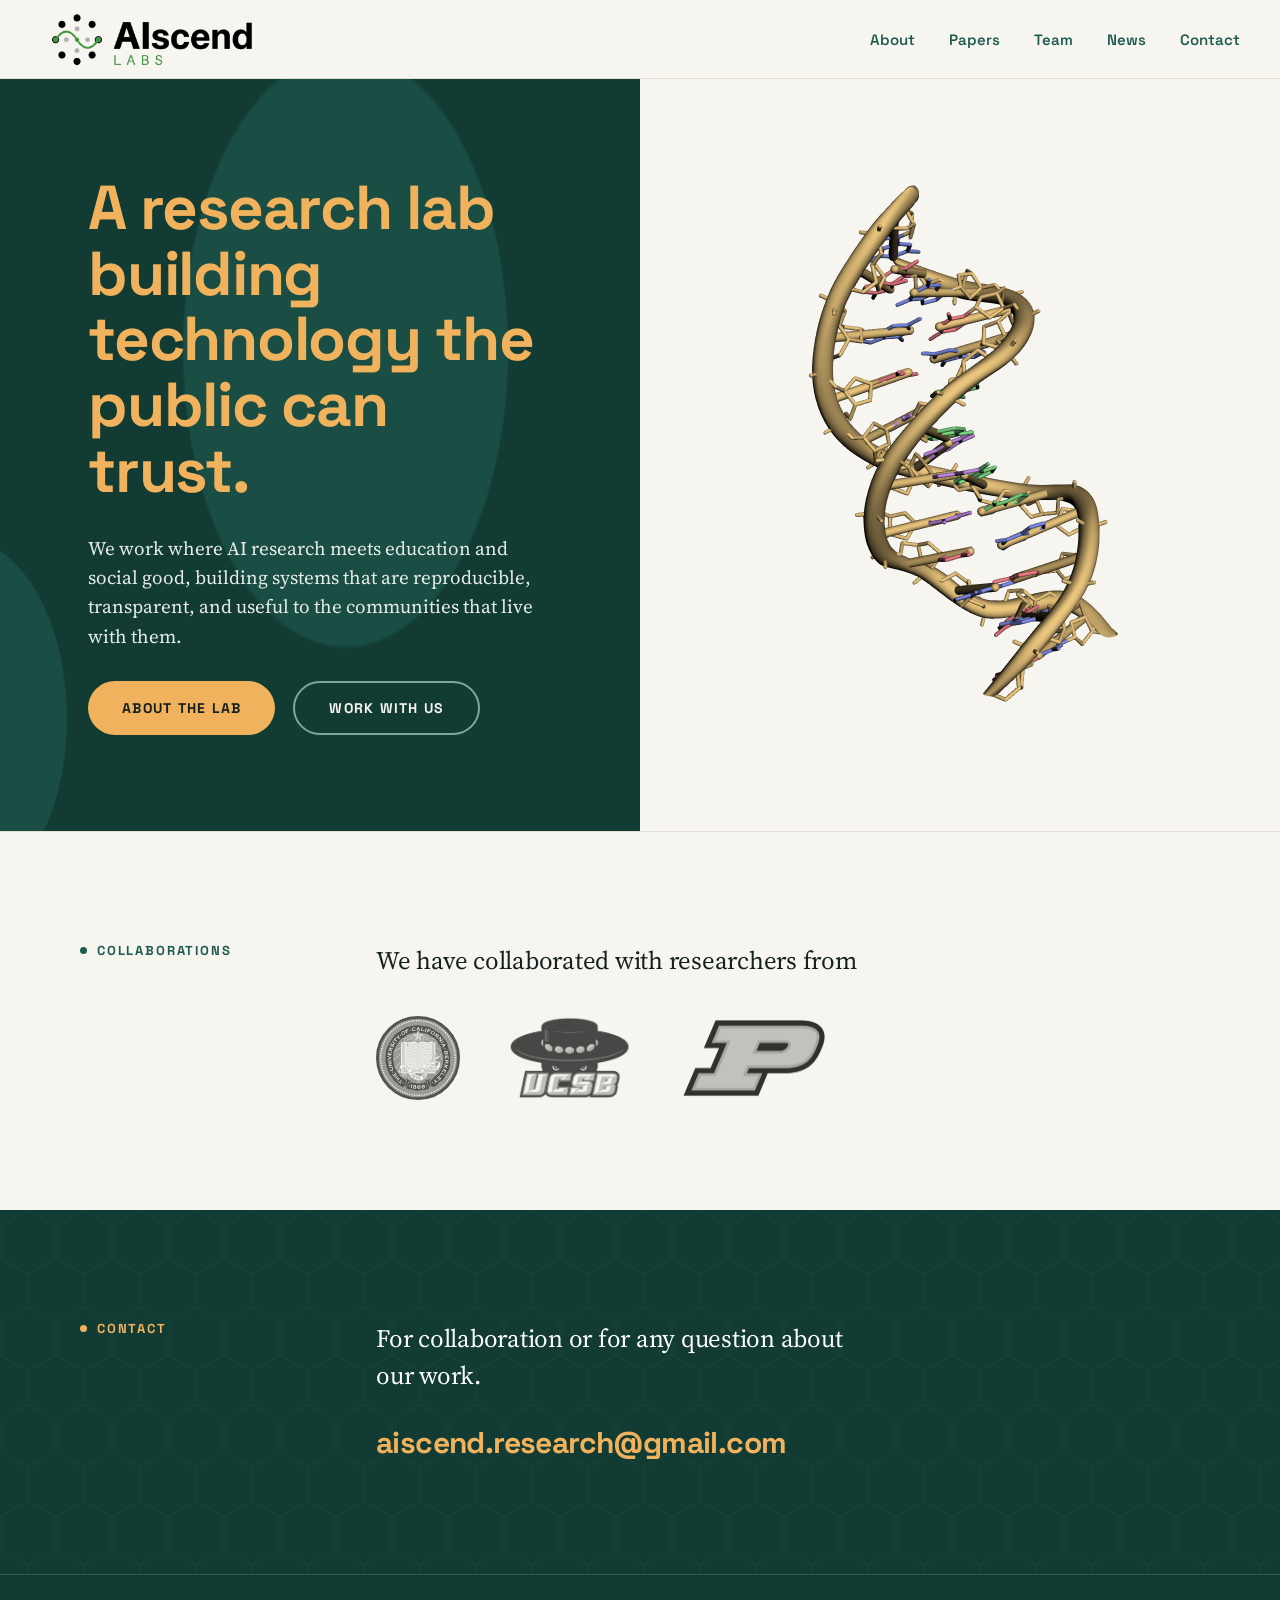
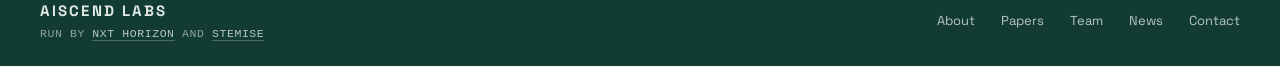
<file: index.html>
<!DOCTYPE html>
<html lang="en">
<head>
<meta charset="utf-8" />
<meta name="viewport" content="width=device-width, initial-scale=1" />
<title>AIscend Labs | AI Social Change &amp; Empowerment through Next-gen Development</title>
<meta name="description" content="AIscend Labs advances responsible AI for social empowerment, bridging AI research with education and social good." />
<link rel="icon" type="image/png" href="favicon.png" />
<link rel="apple-touch-icon" href="favicon.png" />
<link rel="preconnect" href="https://fonts.googleapis.com" />
<link rel="preconnect" href="https://fonts.gstatic.com" crossorigin />
<link href="https://fonts.googleapis.com/css2?family=Space+Grotesk:wght@400;500;600;700&family=Source+Serif+4:ital,opsz,wght@0,8..60,400;0,8..60,600;1,8..60,400&display=swap" rel="stylesheet" />
<link rel="stylesheet" href="styles.css?v=9" />
</head>
<body id="top">

<header class="site-header">
  <a class="brand" href="index.html">
    <img class="logo" src="logo.png" alt="AIscend Labs" />
  </a>
  <nav class="site-nav">
    <a href="about.html">About</a>
    <a href="papers.html">Papers</a>
    <a href="team.html">Team</a>
    <a href="news.html">News</a>
    <a href="#contact">Contact</a>
  </nav>
</header>

<section class="hero">
  <div class="hero-panel">
    <div class="blobs" aria-hidden="true"></div>
    <h1>A research lab building technology the public can trust.</h1>
    <p>
      We work where AI research meets education and social good, building systems that are
      reproducible, transparent, and useful to the communities that live with them.
    </p>
    <div class="actions">
      <a href="about.html" class="btn btn-solid">About the lab</a>
      <a href="#contact" class="btn btn-ghost">Work with us</a>
    </div>
  </div>

  <div class="hero-media hero-media-dna" aria-hidden="true">
    <div id="dna-viewer"></div>
  </div>
</section>

<script src="assets/3Dmol-min.js" defer></script>
<script src="dna.js" defer></script>

<!-- ---------- collaborations ---------- -->
<section class="section" id="collaborations">
  <div class="wrap split">
    <div class="col-label"><span class="eyebrow">Collaborations</span></div>
    <div class="col-body">
      <p class="lede">We have collaborated with researchers from</p>
      <div class="collab-logos">
        <img src="assets/collab/uc-berkeley.svg" alt="UC Berkeley" />
        <img src="assets/collab/uc-santa-barbara.png" alt="UC Santa Barbara" />
        <img src="assets/collab/purdue.png" alt="Purdue University" />
      </div>
    </div>
  </div>
</section>

<!-- ---------- contact ---------- -->
<section class="section section-dark" id="contact">
  <div class="wrap split">
    <div class="col-label"><span class="eyebrow eyebrow-light">Contact</span></div>
    <div class="col-body">
      <p class="lede">For collaboration or for any question about our work.</p>
      <a class="mailto" href="mailto:aiscend.research@gmail.com">aiscend.research@gmail.com</a>
    </div>
  </div>
</section>

<footer class="site-footer">
  <div class="footer-text">
    <span>AIscend Labs</span>
    <span class="footer-runby">Run by
      <a href="https://nxthorizon.org/" target="_blank" rel="noopener">NXT Horizon</a> and
      <a href="https://www.stemise.org/" target="_blank" rel="noopener">STEMise</a>
    </span>
  </div>
  <nav class="footer-nav">
    <a href="about.html">About</a>
    <a href="papers.html">Papers</a>
    <a href="team.html">Team</a>
    <a href="news.html">News</a>
    <a href="mailto:aiscend.research@gmail.com">Contact</a>
  </nav>
</footer>

</body>
</html>
</file>
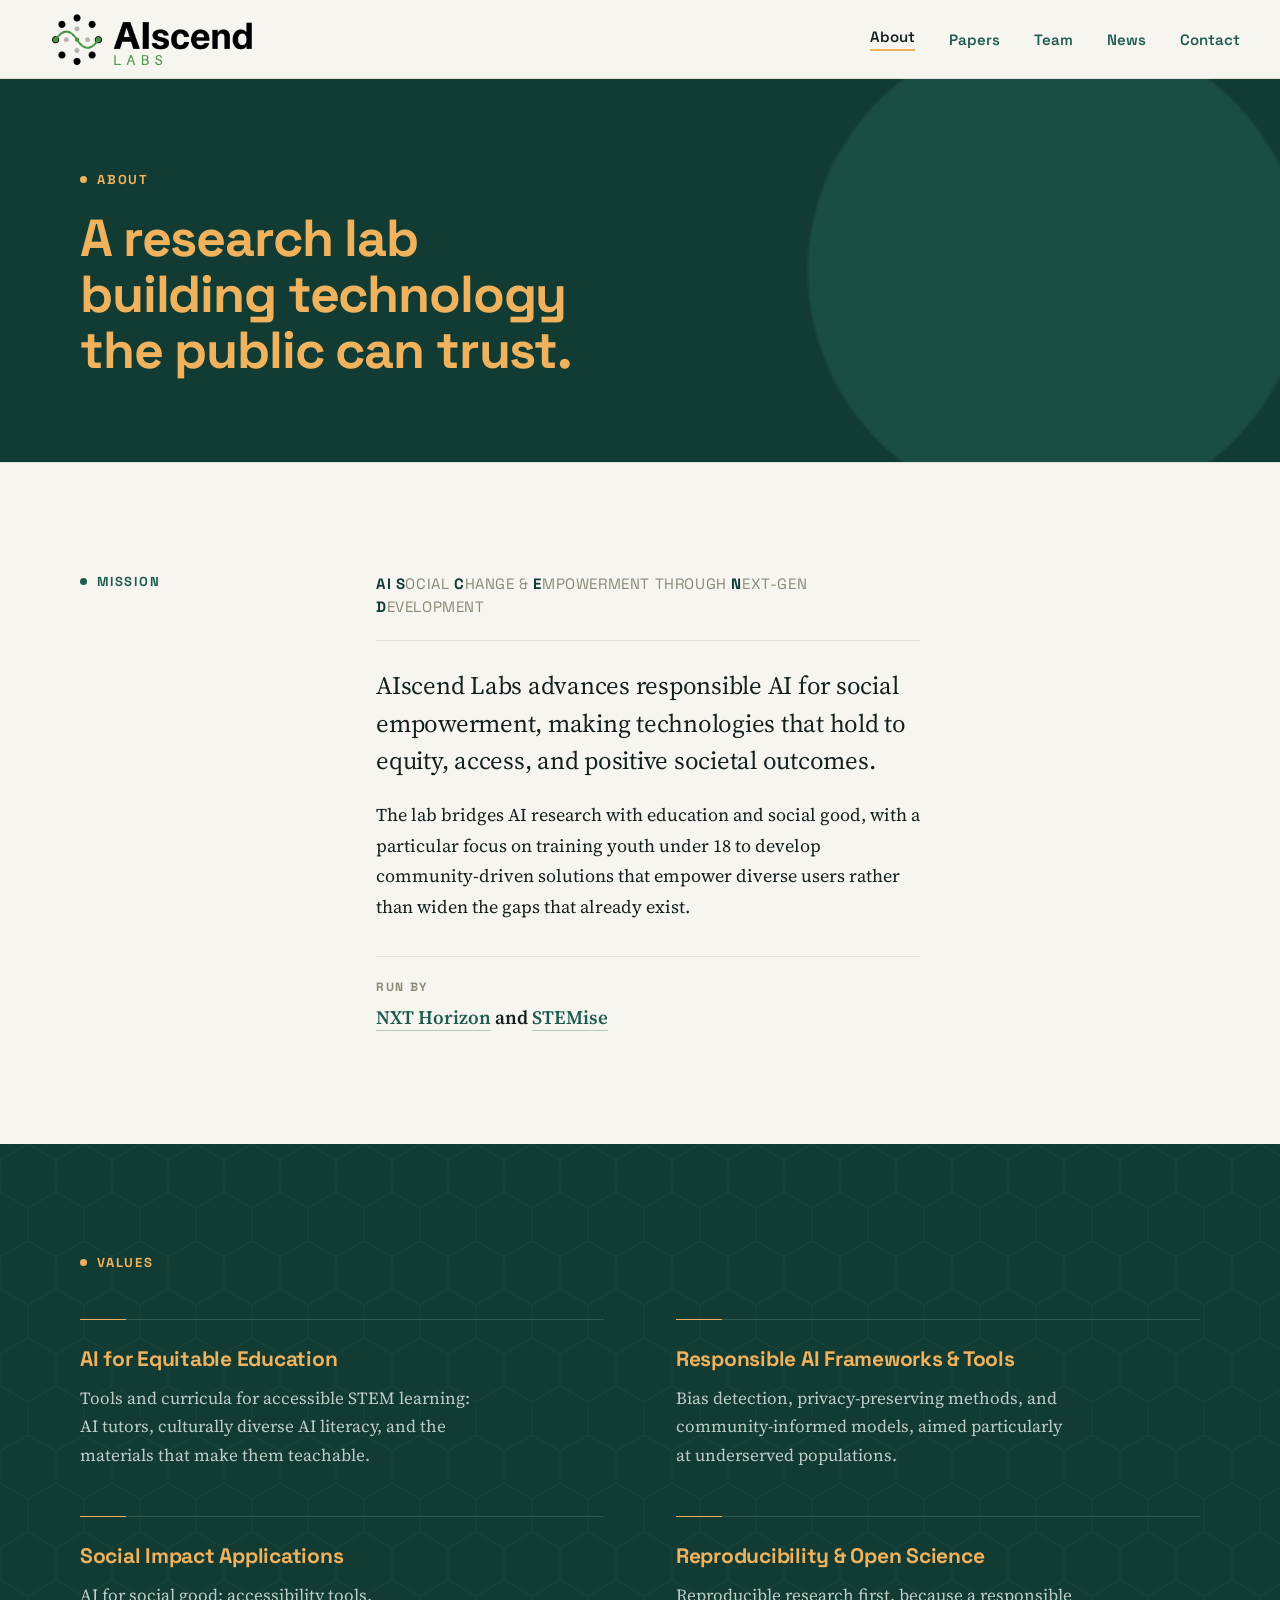
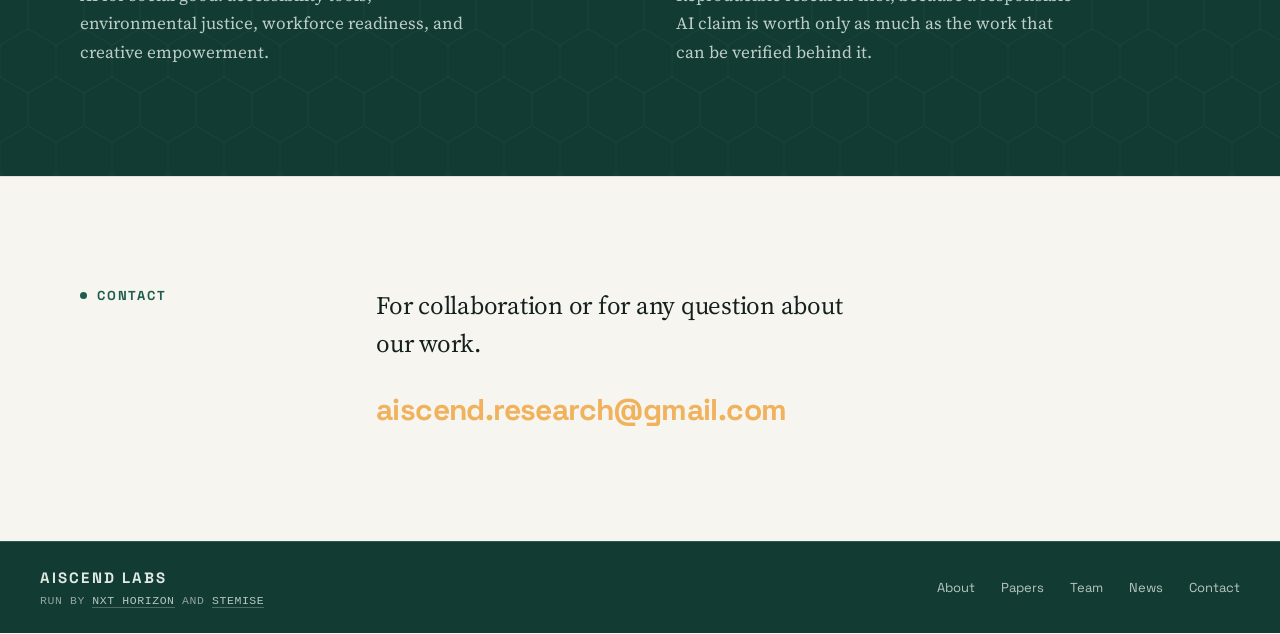
<file: about.html>
<!DOCTYPE html>
<html lang="en">
<head>
<meta charset="utf-8" />
<meta name="viewport" content="width=device-width, initial-scale=1" />
<title>About | AIscend Labs</title>
<meta name="description" content="AIscend Labs advances responsible AI for social empowerment, bridging AI research with education and social good." />
<link rel="icon" type="image/png" href="favicon.png" />
<link rel="apple-touch-icon" href="favicon.png" />
<link rel="preconnect" href="https://fonts.googleapis.com" />
<link rel="preconnect" href="https://fonts.gstatic.com" crossorigin />
<link href="https://fonts.googleapis.com/css2?family=Space+Grotesk:wght@400;500;600;700&family=Source+Serif+4:ital,opsz,wght@0,8..60,400;0,8..60,600;1,8..60,400&display=swap" rel="stylesheet" />
<link rel="stylesheet" href="styles.css?v=9" />
</head>
<body id="top">

<header class="site-header">
  <a class="brand" href="index.html">
    <img class="logo" src="logo.png" alt="AIscend Labs" />
  </a>
  <nav class="site-nav">
    <a href="about.html" class="active">About</a>
    <a href="papers.html">Papers</a>
    <a href="team.html">Team</a>
    <a href="news.html">News</a>
    <a href="#contact">Contact</a>
  </nav>
</header>

<section class="page-hero">
  <div class="wrap">
    <span class="eyebrow eyebrow-light">About</span>
    <h1>A research lab building technology the public can trust.</h1>
  </div>
</section>

<!-- ---------- mission ---------- -->
<section class="section" id="mission">
  <div class="wrap split">
    <div class="col-label"><span class="eyebrow">Mission</span></div>
    <div class="col-body">
      <p class="acronym">
        <b>AI</b>
        <b>S</b>ocial <b>C</b>hange &amp; <b>E</b>mpowerment through <b>N</b>ext-gen <b>D</b>evelopment
      </p>
      <p class="lede">
        AIscend Labs advances responsible AI for social empowerment, making technologies
        that hold to equity, access, and positive societal outcomes.
      </p>
      <p>
        The lab bridges AI research with education and social good, with a particular
        focus on training youth under 18 to develop community-driven solutions that
        empower diverse users rather than widen the gaps that already exist.
      </p>

      <div class="runby">
        <span class="runby-label">Run by</span>
        <p>
          <a href="https://nxthorizon.org/" target="_blank" rel="noopener">NXT Horizon</a>
          and
          <a href="https://www.stemise.org/" target="_blank" rel="noopener">STEMise</a>
        </p>
      </div>
    </div>
  </div>
</section>

<!-- ---------- values ---------- -->
<section class="section section-dark" id="values">
  <div class="wrap">
    <span class="eyebrow eyebrow-light">Values</span>
    <div class="cards">
      <article class="card">
        <h3>AI for Equitable Education</h3>
        <p>Tools and curricula for accessible STEM learning: AI tutors, culturally diverse AI literacy, and the materials that make them teachable.</p>
      </article>
      <article class="card">
        <h3>Responsible AI Frameworks &amp; Tools</h3>
        <p>Bias detection, privacy-preserving methods, and community-informed models, aimed particularly at underserved populations.</p>
      </article>
      <article class="card">
        <h3>Social Impact Applications</h3>
        <p>AI for social good: accessibility tools, environmental justice, workforce readiness, and creative empowerment.</p>
      </article>
      <article class="card">
        <h3>Reproducibility &amp; Open Science</h3>
        <p>Reproducible research first, because a responsible AI claim is worth only as much as the work that can be verified behind it.</p>
      </article>
    </div>
  </div>
</section>

<!-- ---------- contact ---------- -->
<section class="section" id="contact">
  <div class="wrap split">
    <div class="col-label"><span class="eyebrow">Contact</span></div>
    <div class="col-body">
      <p class="lede">For collaboration or for any question about our work.</p>
      <a class="mailto" href="mailto:aiscend.research@gmail.com">aiscend.research@gmail.com</a>
    </div>
  </div>
</section>

<footer class="site-footer">
  <div class="footer-text">
    <span>AIscend Labs</span>
    <span class="footer-runby">Run by
      <a href="https://nxthorizon.org/" target="_blank" rel="noopener">NXT Horizon</a> and
      <a href="https://www.stemise.org/" target="_blank" rel="noopener">STEMise</a>
    </span>
  </div>
  <nav class="footer-nav">
    <a href="about.html">About</a>
    <a href="papers.html">Papers</a>
    <a href="team.html">Team</a>
    <a href="news.html">News</a>
    <a href="mailto:aiscend.research@gmail.com">Contact</a>
  </nav>
</footer>

</body>
</html>
</file>
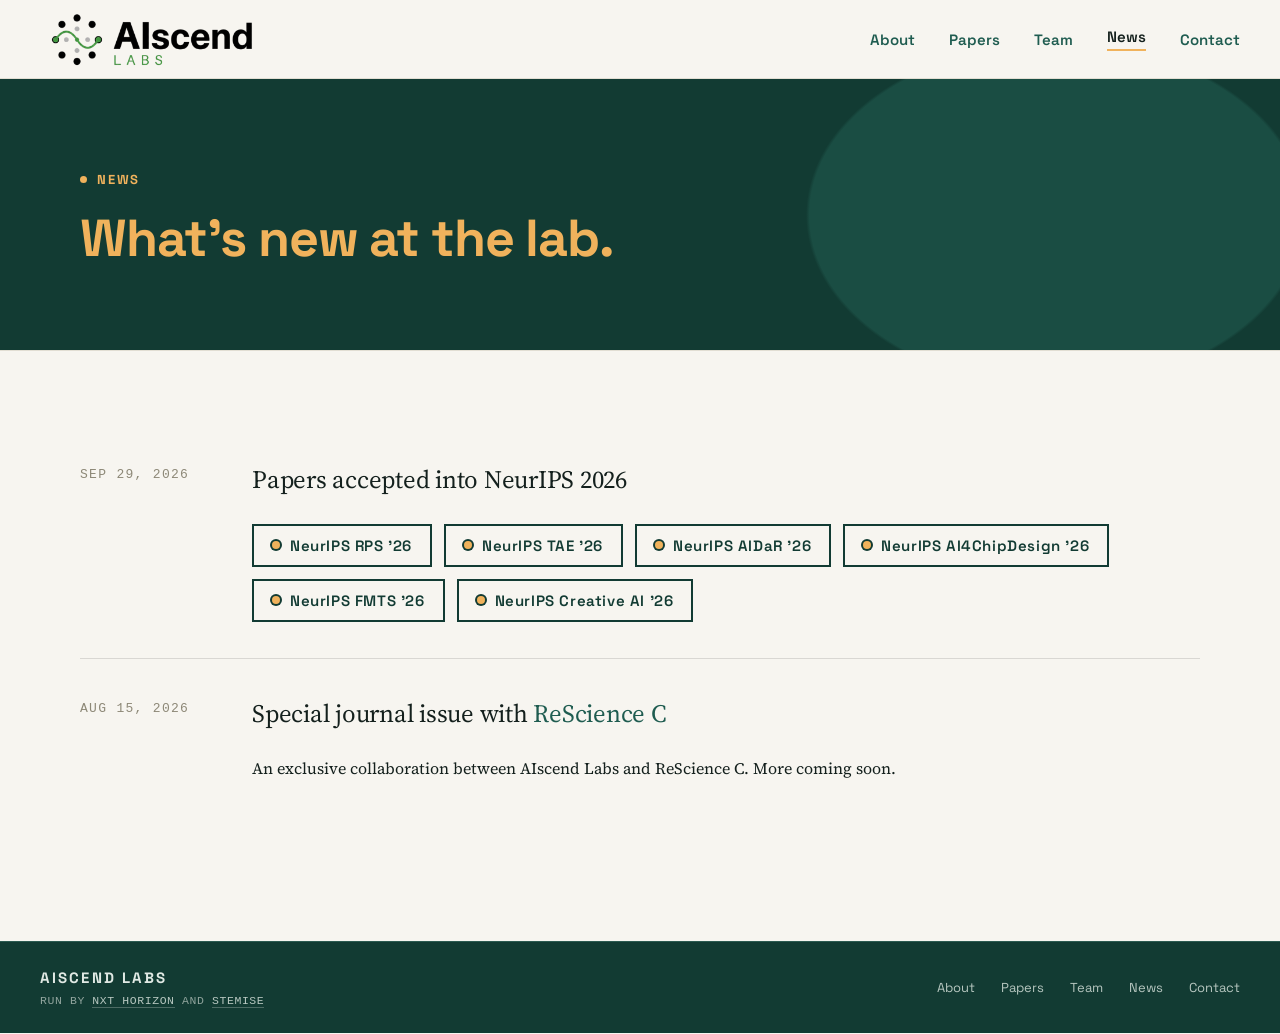
<file: news.html>
<!DOCTYPE html>
<html lang="en">
<head>
<meta charset="utf-8" />
<meta name="viewport" content="width=device-width, initial-scale=1" />
<title>News | AIscend Labs</title>
<meta name="description" content="News and announcements from AIscend Labs." />
<link rel="icon" type="image/png" href="favicon.png" />
<link rel="apple-touch-icon" href="favicon.png" />
<link rel="preconnect" href="https://fonts.googleapis.com" />
<link rel="preconnect" href="https://fonts.gstatic.com" crossorigin />
<link href="https://fonts.googleapis.com/css2?family=Space+Grotesk:wght@400;500;600;700&family=Source+Serif+4:ital,opsz,wght@0,8..60,400;0,8..60,600;1,8..60,400&display=swap" rel="stylesheet" />
<link rel="stylesheet" href="styles.css?v=9" />
</head>
<body id="top">

<header class="site-header">
  <a class="brand" href="index.html">
    <img class="logo" src="logo.png" alt="AIscend Labs" />
  </a>
  <nav class="site-nav">
    <a href="about.html">About</a>
    <a href="papers.html">Papers</a>
    <a href="team.html">Team</a>
    <a href="news.html" class="active">News</a>
    <a href="index.html#contact">Contact</a>
  </nav>
</header>

<section class="page-hero">
  <div class="wrap">
    <span class="eyebrow eyebrow-light">News</span>
    <h1>What&rsquo;s new at the lab.</h1>
  </div>
</section>

<section class="section">
  <div class="wrap">

    <!--
      TO ADD NEWS: copy one <li class="news-item"> block below and put it at the
      top, so the newest item comes first.
    -->

    <ul class="news-list">

      <li class="news-item">
        <time class="news-date" datetime="2026-09-29">Sep 29, 2026</time>
        <div>
          <p class="lede">Papers accepted into NeurIPS 2026</p>
          <ul class="venue-list">
            <li>NeurIPS RPS &rsquo;26</li>
            <li>NeurIPS TAE &rsquo;26</li>
            <li>NeurIPS AIDaR &rsquo;26</li>
            <li>NeurIPS AI4ChipDesign &rsquo;26</li>
            <li>NeurIPS FMTS &rsquo;26</li>
            <li>NeurIPS Creative AI &rsquo;26</li>
          </ul>
        </div>
      </li>

      <li class="news-item">
        <time class="news-date" datetime="2026-08-15">Aug 15, 2026</time>
        <div>
          <p class="lede">
            Special journal issue with
            <a href="https://rescience.github.io/" target="_blank" rel="noopener">ReScience C</a>
          </p>
          <p>
            An exclusive collaboration between AIscend Labs and ReScience C. More coming soon.
          </p>
        </div>
      </li>

    </ul>

  </div>
</section>

<footer class="site-footer">
  <div class="footer-text">
    <span>AIscend Labs</span>
    <span class="footer-runby">Run by
      <a href="https://nxthorizon.org/" target="_blank" rel="noopener">NXT Horizon</a> and
      <a href="https://www.stemise.org/" target="_blank" rel="noopener">STEMise</a>
    </span>
  </div>
  <nav class="footer-nav">
    <a href="about.html">About</a>
    <a href="papers.html">Papers</a>
    <a href="team.html">Team</a>
    <a href="news.html">News</a>
    <a href="mailto:aiscend.research@gmail.com">Contact</a>
  </nav>
</footer>

</body>
</html>
</file>
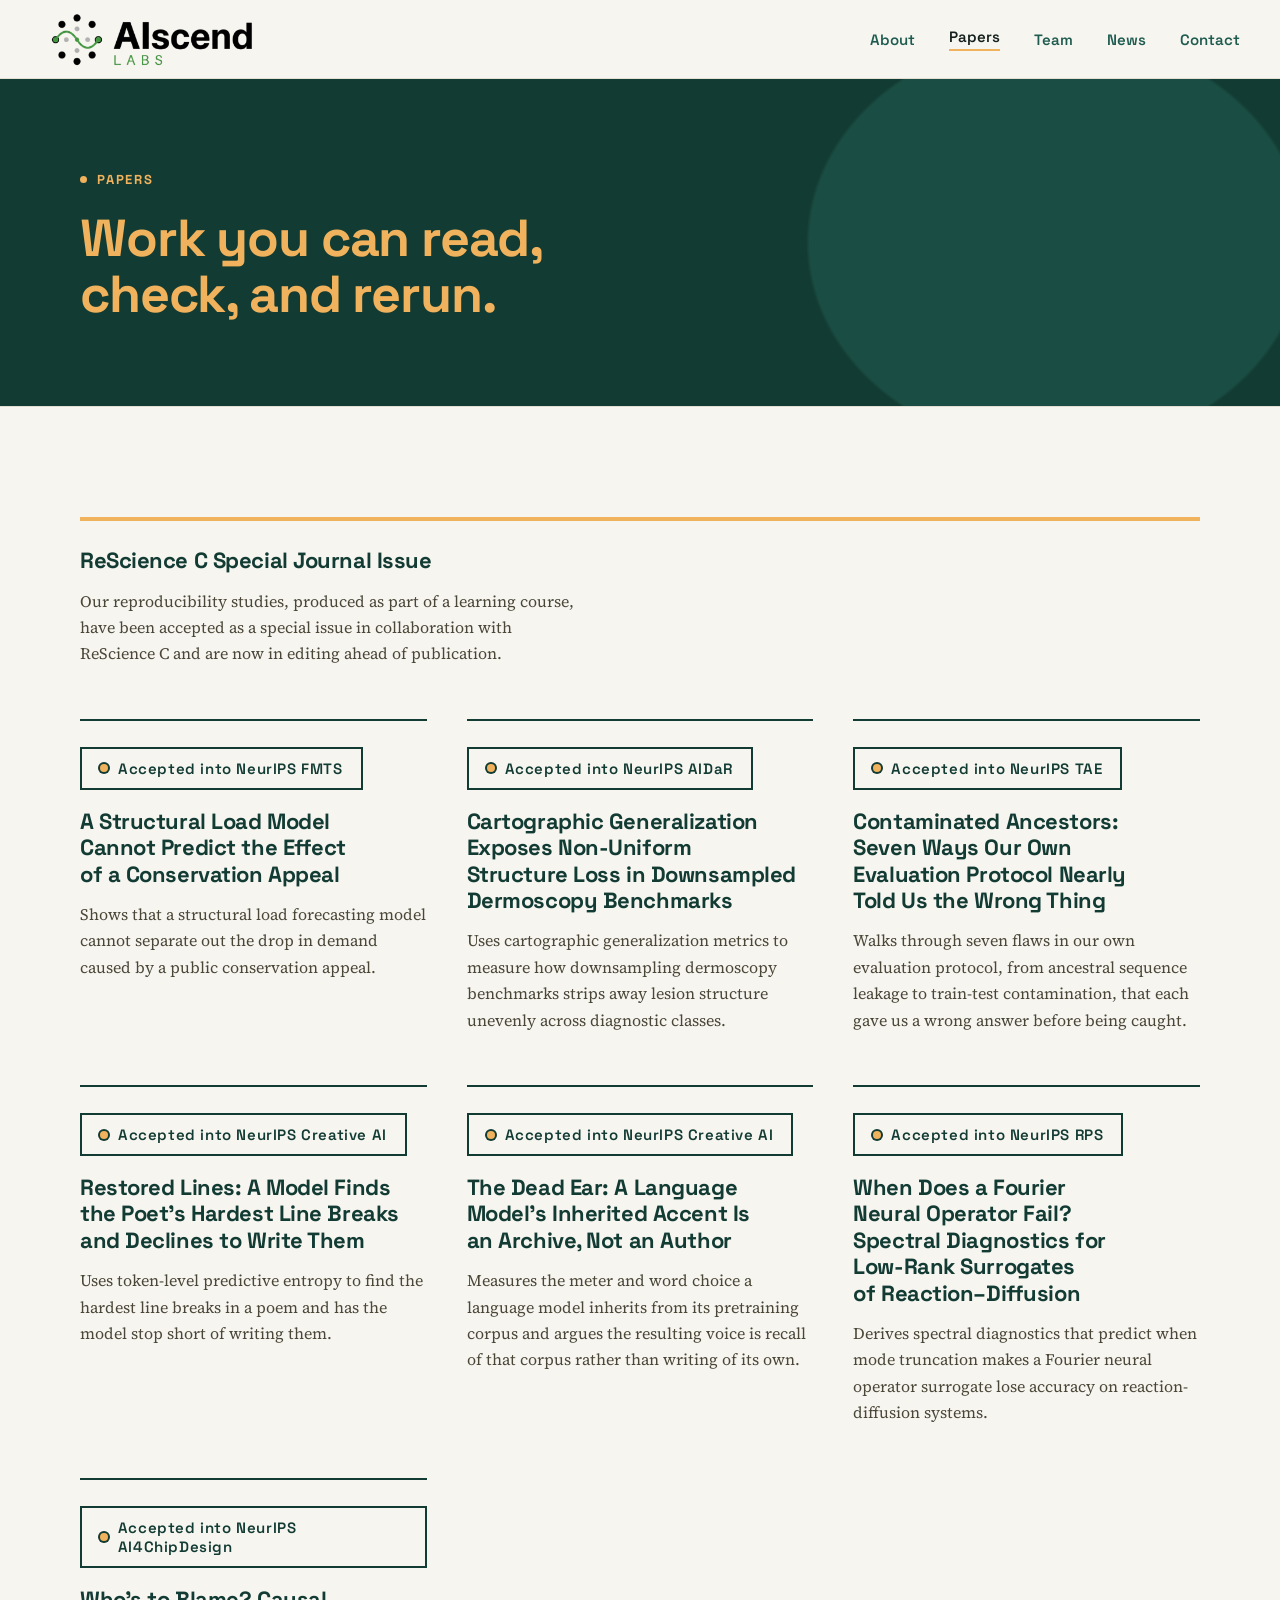
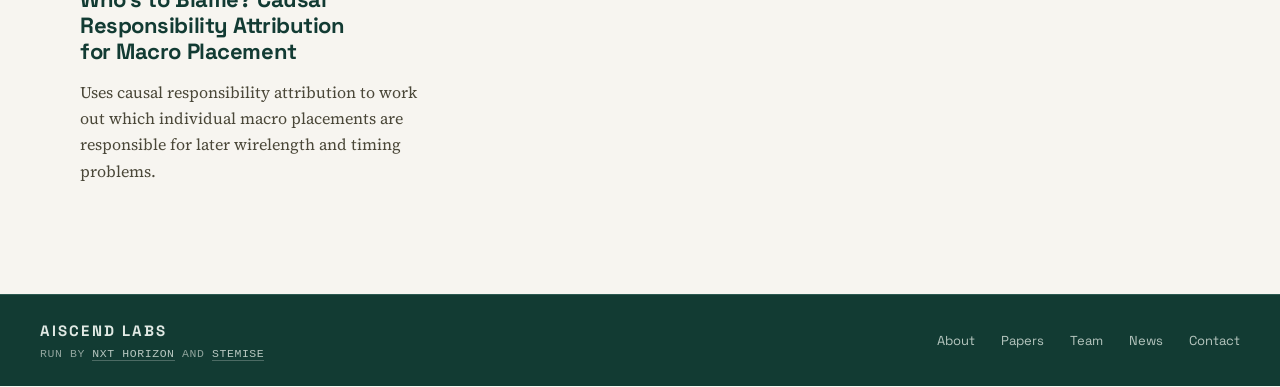
<file: papers.html>
<!DOCTYPE html>
<html lang="en">
<head>
<meta charset="utf-8" />
<meta name="viewport" content="width=device-width, initial-scale=1" />
<title>Papers | AIscend Labs</title>
<meta name="description" content="Publications and preprints from AIscend Labs." />
<link rel="icon" type="image/png" href="favicon.png" />
<link rel="apple-touch-icon" href="favicon.png" />
<link rel="preconnect" href="https://fonts.googleapis.com" />
<link rel="preconnect" href="https://fonts.gstatic.com" crossorigin />
<link href="https://fonts.googleapis.com/css2?family=Space+Grotesk:wght@400;500;600;700&family=Source+Serif+4:ital,opsz,wght@0,8..60,400;0,8..60,600;1,8..60,400&display=swap" rel="stylesheet" />
<link rel="stylesheet" href="styles.css?v=9" />
</head>
<body id="top">

<header class="site-header">
  <a class="brand" href="index.html">
    <img class="logo" src="logo.png" alt="AIscend Labs" />
  </a>
  <nav class="site-nav">
    <a href="about.html">About</a>
    <a href="papers.html" class="active">Papers</a>
    <a href="team.html">Team</a>
    <a href="news.html">News</a>
    <a href="index.html#contact">Contact</a>
  </nav>
</header>

<section class="page-hero">
  <div class="wrap">
    <span class="eyebrow eyebrow-light">Papers</span>
    <h1>Work you can read, check, and rerun.</h1>
  </div>
</section>

<section class="section">
  <div class="wrap">

    <!--
      TO ADD A PAPER: copy one <article class="paper"> block below and fill it in.
      Each block is a badge (optional), a title, and a one-sentence summary.
      Two papers sit side by side; a third starts a new row.
      Papers are listed in alphabetical order by title.
    -->

    <div class="papers">

    <article class="paper paper-notice">
      <h2 class="paper-title">
        ReScience C Special Journal Issue
      </h2>
      <p class="paper-summary">
        Our reproducibility studies, produced as part of a learning course, have been
        accepted as a special issue in collaboration with ReScience C and are now in
        editing ahead of publication.
      </p>
    </article>

    <article class="paper">
      <a class="accepted-badge" href="https://neurips.cc/virtual/2026/175088" target="_blank" rel="noopener">Accepted into NeurIPS FMTS</a>
      <h2 class="paper-title">
        A Structural Load Model Cannot Predict the Effect of a Conservation Appeal
      </h2>

      <p class="paper-summary">
        Shows that a structural load forecasting model cannot separate out the drop in
        demand caused by a public conservation appeal.
      </p>
    </article>

    <article class="paper">
      <a class="accepted-badge" href="https://neurips.cc/virtual/2026/162359" target="_blank" rel="noopener">Accepted into NeurIPS AIDaR</a>
      <h2 class="paper-title">
        Cartographic Generalization Exposes Non-Uniform Structure Loss in Downsampled Dermoscopy Benchmarks
      </h2>

      <p class="paper-summary">
        Uses cartographic generalization metrics to measure how downsampling dermoscopy
        benchmarks strips away lesion structure unevenly across diagnostic classes.
      </p>
    </article>

    <article class="paper">
      <a class="accepted-badge" href="https://neurips.cc/virtual/2026/178278" target="_blank" rel="noopener">Accepted into NeurIPS TAE</a>
      <h2 class="paper-title">
        Contaminated Ancestors: Seven Ways Our Own Evaluation Protocol Nearly Told Us the Wrong Thing
      </h2>

      <p class="paper-summary">
        Walks through seven flaws in our own evaluation protocol, from ancestral
        sequence leakage to train-test contamination, that each gave us a wrong answer
        before being caught.
      </p>
    </article>

    <article class="paper">
      <a class="accepted-badge" href="https://neurips.cc/virtual/2026/160660" target="_blank" rel="noopener">Accepted into NeurIPS Creative AI</a>
      <h2 class="paper-title">
        Restored Lines: A Model Finds the Poet&rsquo;s Hardest Line Breaks and Declines to
        Write Them
      </h2>
      <p class="paper-summary">
        Uses token-level predictive entropy to find the hardest line breaks in a poem
        and has the model stop short of writing them.
      </p>
    </article>

    <article class="paper">
      <a class="accepted-badge" href="https://neurips.cc/virtual/2026/160700" target="_blank" rel="noopener">Accepted into NeurIPS Creative AI</a>
      <h2 class="paper-title">
        The Dead Ear: A Language Model&rsquo;s Inherited Accent Is an Archive, Not an Author
      </h2>
      <p class="paper-summary">
        Measures the meter and word choice a language model inherits from its
        pretraining corpus and argues the resulting voice is recall of that corpus
        rather than writing of its own.
      </p>
    </article>

    <article class="paper">
      <a class="accepted-badge" href="https://neurips.cc/virtual/2026/174013" target="_blank" rel="noopener">Accepted into NeurIPS RPS</a>
      <h2 class="paper-title">
        When Does a Fourier Neural Operator Fail? Spectral Diagnostics for Low-Rank Surrogates of Reaction&ndash;Diffusion
      </h2>

      <p class="paper-summary">
        Derives spectral diagnostics that predict when mode truncation makes a Fourier
        neural operator surrogate lose accuracy on reaction-diffusion systems.
      </p>
    </article>

    <article class="paper">
      <a class="accepted-badge" href="https://neurips.cc/virtual/2026/161603" target="_blank" rel="noopener">Accepted into NeurIPS AI4ChipDesign</a>
      <h2 class="paper-title">
        Who&rsquo;s to Blame? Causal Responsibility Attribution for Macro Placement
      </h2>

      <p class="paper-summary">
        Uses causal responsibility attribution to work out which individual macro
        placements are responsible for later wirelength and timing problems.
      </p>
    </article>

    </div>

  </div>
</section>

<footer class="site-footer">
  <div class="footer-text">
    <span>AIscend Labs</span>
    <span class="footer-runby">Run by
      <a href="https://nxthorizon.org/" target="_blank" rel="noopener">NXT Horizon</a> and
      <a href="https://www.stemise.org/" target="_blank" rel="noopener">STEMise</a>
    </span>
  </div>
  <nav class="footer-nav">
    <a href="about.html">About</a>
    <a href="papers.html">Papers</a>
    <a href="team.html">Team</a>
    <a href="news.html">News</a>
    <a href="mailto:aiscend.research@gmail.com">Contact</a>
  </nav>
</footer>

</body>
</html>
</file>
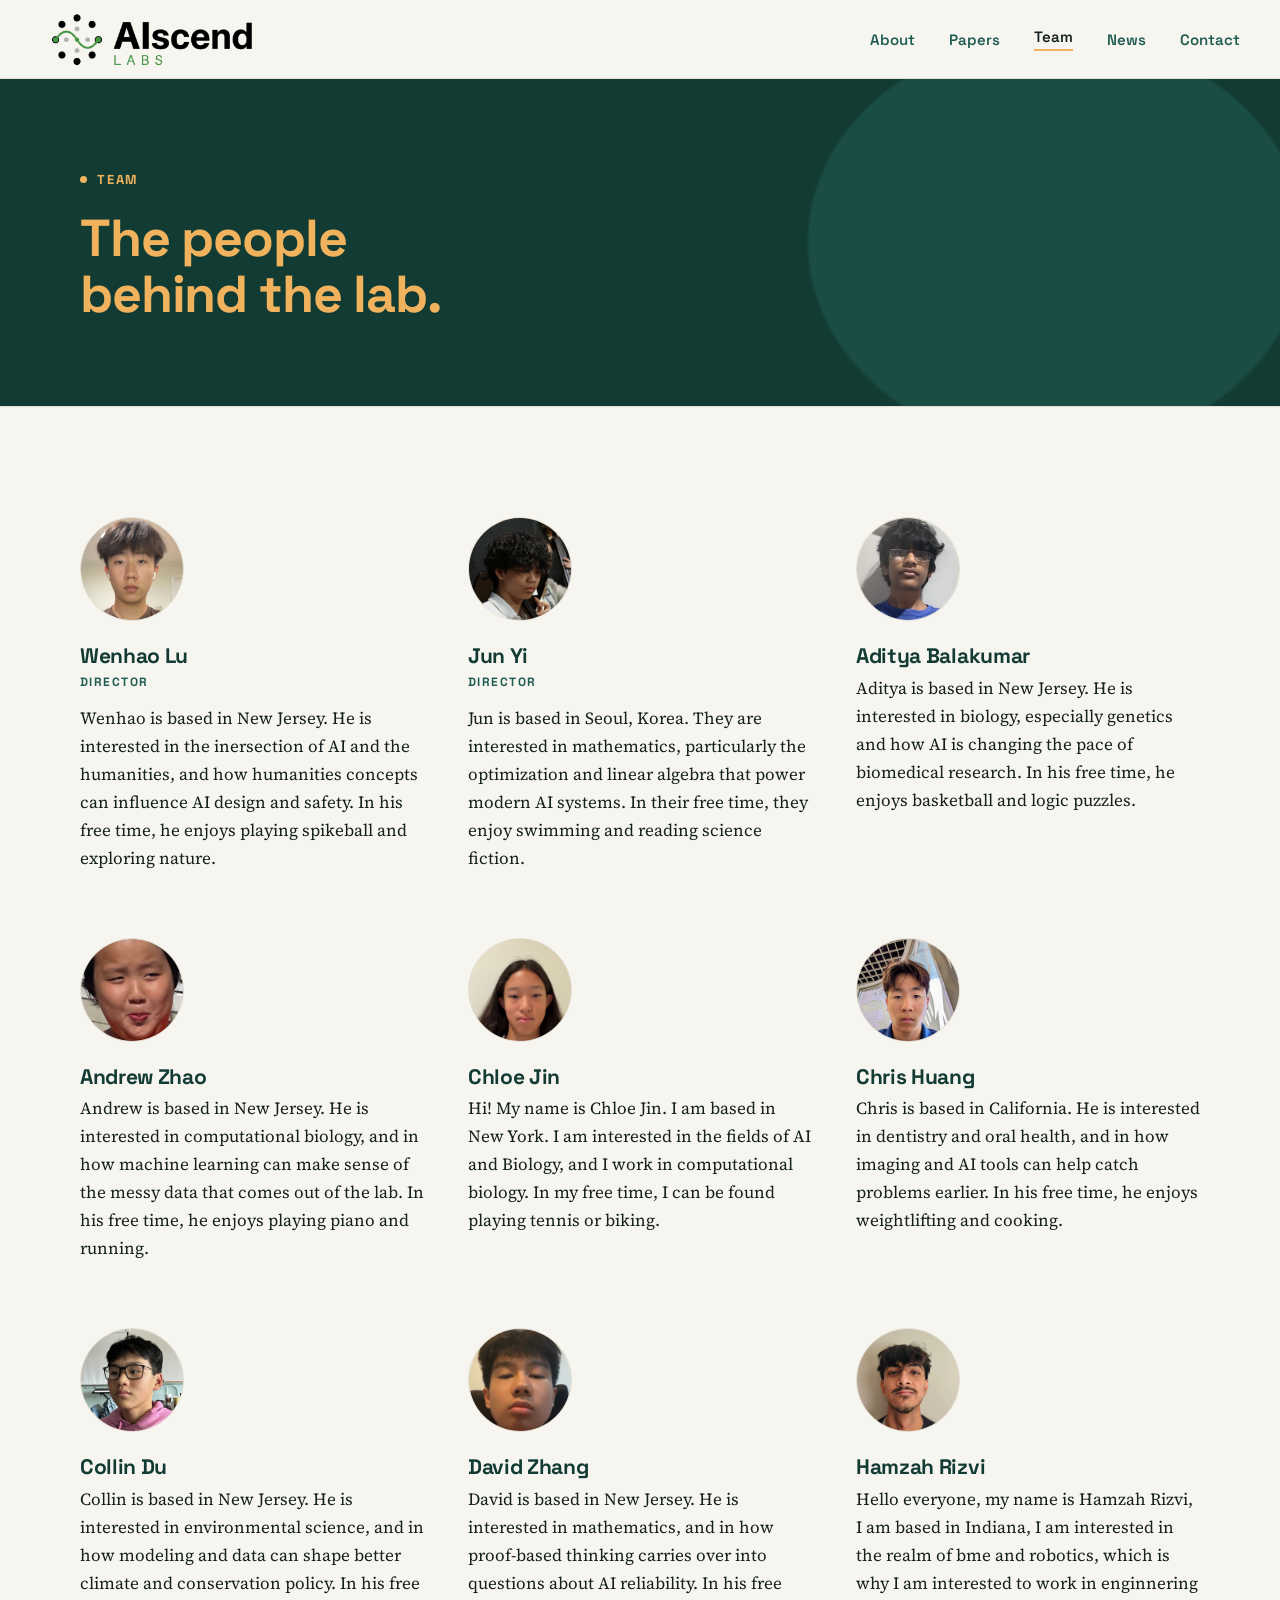
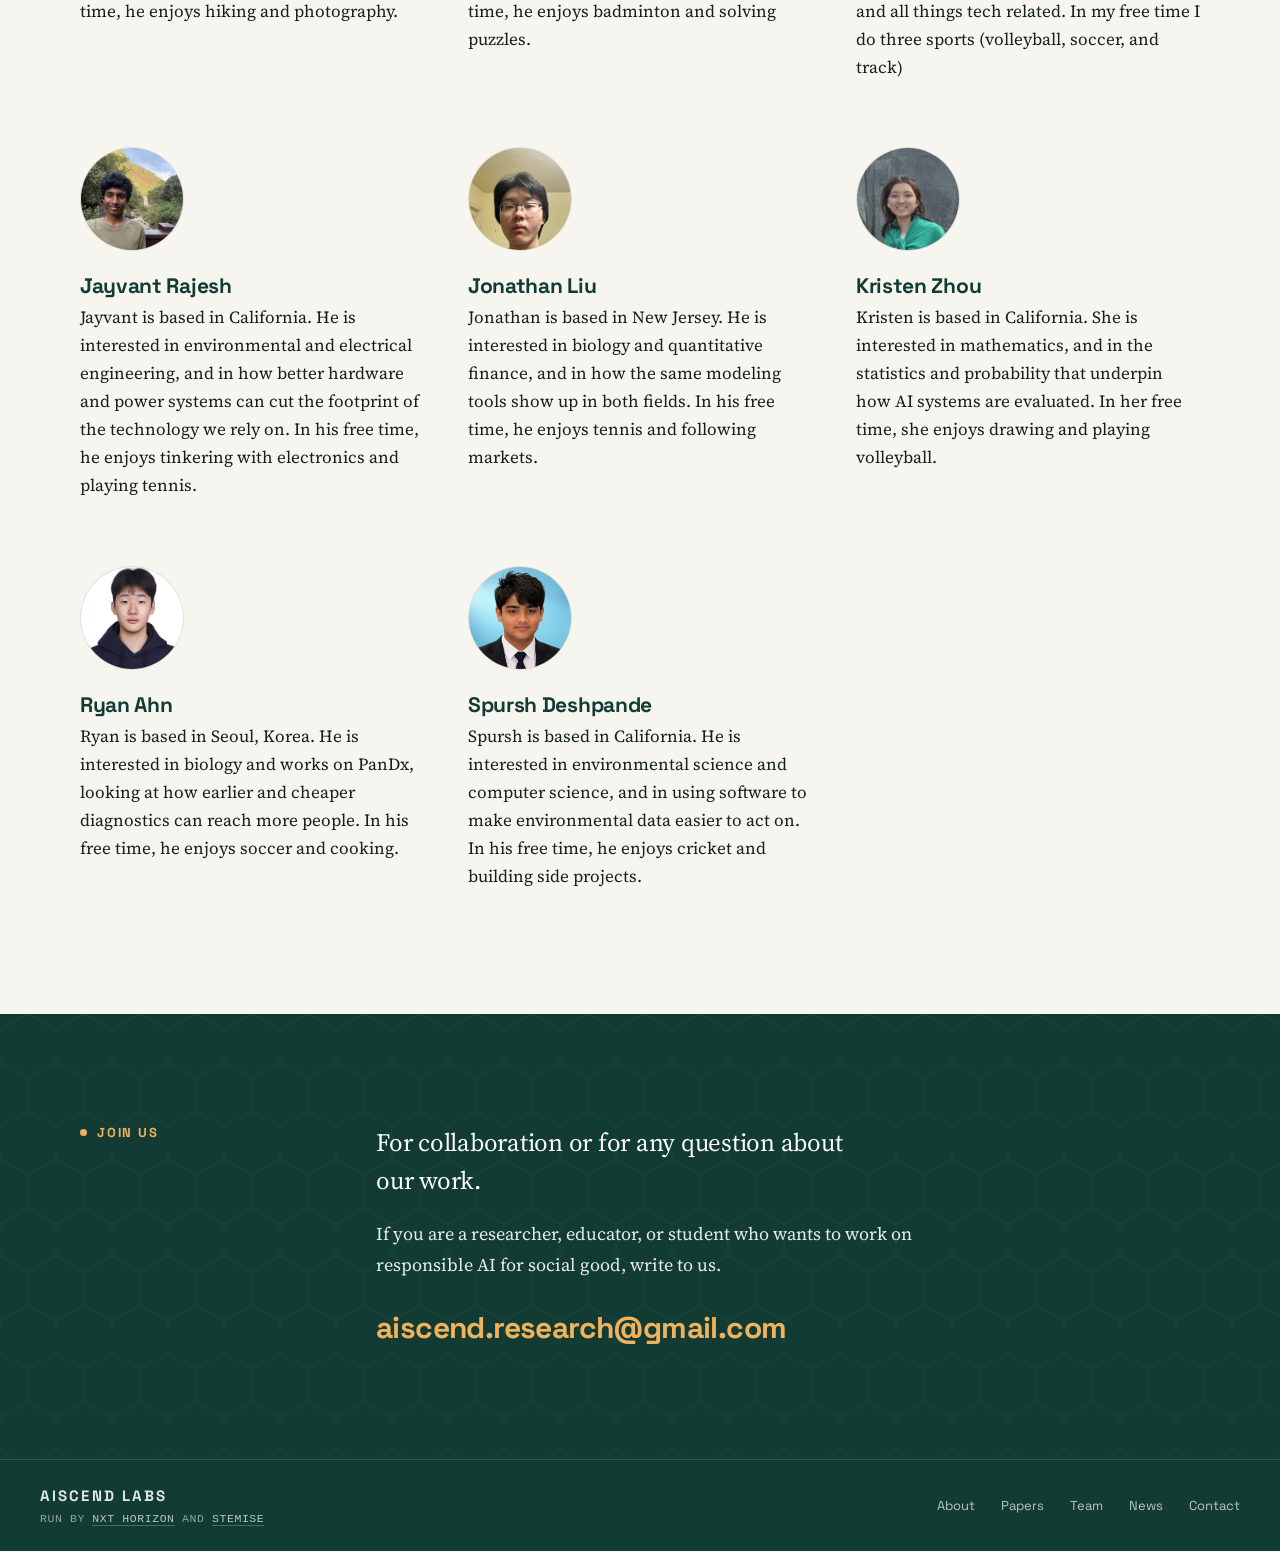
<file: team.html>
<!DOCTYPE html>
<html lang="en">
<head>
<meta charset="utf-8" />
<meta name="viewport" content="width=device-width, initial-scale=1" />
<title>Team | AIscend Labs</title>
<meta name="description" content="The researchers, educators, and students behind AIscend Labs." />
<link rel="icon" type="image/png" href="favicon.png" />
<link rel="apple-touch-icon" href="favicon.png" />
<link rel="preconnect" href="https://fonts.googleapis.com" />
<link rel="preconnect" href="https://fonts.gstatic.com" crossorigin />
<link href="https://fonts.googleapis.com/css2?family=Space+Grotesk:wght@400;500;600;700&family=Source+Serif+4:ital,opsz,wght@0,8..60,400;0,8..60,600;1,8..60,400&display=swap" rel="stylesheet" />
<link rel="stylesheet" href="styles.css?v=9" />
</head>
<body id="top">

<header class="site-header">
  <a class="brand" href="index.html">
    <img class="logo" src="logo.png" alt="AIscend Labs" />
  </a>
  <nav class="site-nav">
    <a href="about.html">About</a>
    <a href="papers.html">Papers</a>
    <a href="team.html" class="active">Team</a>
    <a href="news.html">News</a>
    <a href="index.html#contact">Contact</a>
  </nav>
</header>

<section class="page-hero">
  <div class="wrap">
    <span class="eyebrow eyebrow-light">Team</span>
    <h1>The people behind the lab.</h1>
  </div>
</section>

<section class="section">
  <div class="wrap">

    <!--
      TO ADD A PERSON: copy one <li class="person"> block below and fill it in.
      Photo: drop an image in staff/ and replace the <span class="avatar"> with
      <img class="avatar" src="staff/name.webp" alt="Their Name" />. Portraits are
      cropped to a circle automatically, biased toward the top so faces stay centered.
      Without a photo, the initials in the span are used instead.
    -->

    <ul class="team">
      <li class="person">
        <img class="avatar" src="staff/wenhaolu.png" alt="Wenhao Lu" />
        <h3>Wenhao Lu</h3>
        <p class="role">Director</p>
        <p class="bio">
          Wenhao is based in New Jersey. He is interested in the inersection of AI and the humanities, and how humanities concepts can influence AI design and safety. In his free time, he enjoys playing spikeball and exploring nature.
        </p>
      </li>

      <li class="person">
        <img class="avatar" src="staff/junyi.png" alt="Jun Yi" />
        <h3>Jun Yi</h3>
        <p class="role">Director</p>
        <p class="bio">
          Jun is based in Seoul, Korea. They are interested in mathematics, particularly the optimization and linear algebra that power modern AI systems. In their free time, they enjoy swimming and reading science fiction.
        </p>
      </li>

      <li class="person">
        <img class="avatar" src="staff/adithyabalakumar.png" alt="Aditya Balakumar" />
        <h3>Aditya Balakumar</h3>
        <p class="bio">
          Aditya is based in New Jersey. He is interested in biology, especially genetics and how AI is changing the pace of biomedical research. In his free time, he enjoys basketball and logic puzzles.
        </p>
      </li>

      <li class="person">
        <img class="avatar" src="staff/andrewzhao.png" alt="Andrew Zhao" />
        <h3>Andrew Zhao</h3>
        <p class="bio">
          Andrew is based in New Jersey. He is interested in computational biology, and in how machine learning can make sense of the messy data that comes out of the lab. In his free time, he enjoys playing piano and running.
        </p>
      </li>

      <li class="person">
        <img class="avatar" src="staff/chloe.jpg" alt="Chloe Jin" />
        <h3>Chloe Jin</h3>
        <p class="bio">
          Hi! My name is Chloe Jin. I am based in New York. I am interested in the fields of AI and Biology, and I work in computational biology. In my free time, I can be found playing tennis or biking.
        </p>
      </li>

      <li class="person">
        <img class="avatar" src="staff/christopherhuang.png" alt="Chris Huang" />
        <h3>Chris Huang</h3>
        <p class="bio">
          Chris is based in California. He is interested in dentistry and oral health, and in how imaging and AI tools can help catch problems earlier. In his free time, he enjoys weightlifting and cooking.
        </p>
      </li>

      <li class="person">
        <img class="avatar" src="staff/collindu.png" alt="Collin Du" />
        <h3>Collin Du</h3>
        <p class="bio">
          Collin is based in New Jersey. He is interested in environmental science, and in how modeling and data can shape better climate and conservation policy. In his free time, he enjoys hiking and photography.
        </p>
      </li>

      <li class="person">
        <img class="avatar" src="staff/davidzhang.png" alt="David Zhang" />
        <h3>David Zhang</h3>
        <p class="bio">
          David is based in New Jersey. He is interested in mathematics, and in how proof-based thinking carries over into questions about AI reliability. In his free time, he enjoys badminton and solving puzzles.
        </p>
      </li>

      <li class="person">
        <img class="avatar" src="staff/hamzah.webp" alt="Hamzah Rizvi" />
        <h3>Hamzah Rizvi</h3>
        <p class="bio">
          Hello everyone, my name is Hamzah Rizvi, I am based in Indiana, I am interested in the realm of bme and robotics, which is why I am interested to work in enginnering and all things tech related. In my free time I do three sports (volleyball, soccer, and track)
        </p>
      </li>

      <li class="person">
        <img class="avatar" src="staff/jayvant.webp" alt="Jayvant Rajesh" />
        <h3>Jayvant Rajesh</h3>
        <p class="bio">
          Jayvant is based in California. He is interested in environmental and electrical engineering, and in how better hardware and power systems can cut the footprint of the technology we rely on. In his free time, he enjoys tinkering with electronics and playing tennis.
        </p>
      </li>

      <li class="person">
        <img class="avatar" src="staff/jonathanliu.png" alt="Jonathan Liu" />
        <h3>Jonathan Liu</h3>
        <p class="bio">
          Jonathan is based in New Jersey. He is interested in biology and quantitative finance, and in how the same modeling tools show up in both fields. In his free time, he enjoys tennis and following markets.
        </p>
      </li>

      <li class="person">
        <img class="avatar" src="staff/kristenzhou.png" alt="Kristen Zhou" />
        <h3>Kristen Zhou</h3>
        <p class="bio">
          Kristen is based in California. She is interested in mathematics, and in the statistics and probability that underpin how AI systems are evaluated. In her free time, she enjoys drawing and playing volleyball.
        </p>
      </li>

      <li class="person">
        <img class="avatar" src="staff/ryanahn.png" alt="Ryan Ahn" />
        <h3>Ryan Ahn</h3>
        <p class="bio">
          Ryan is based in Seoul, Korea. He is interested in biology and works on PanDx, looking at how earlier and cheaper diagnostics can reach more people. In his free time, he enjoys soccer and cooking.
        </p>
      </li>

      <li class="person">
        <img class="avatar" src="staff/spursh.png" alt="Spursh Deshpande" />
        <h3>Spursh Deshpande</h3>
        <p class="bio">
          Spursh is based in California. He is interested in environmental science and computer science, and in using software to make environmental data easier to act on. In his free time, he enjoys cricket and building side projects.
        </p>
      </li>

    </ul>
  </div>
</section>

<section class="section section-dark">
  <div class="wrap split">
    <div class="col-label"><span class="eyebrow eyebrow-light">Join us</span></div>
    <div class="col-body">
      <p class="lede">For collaboration or for any question about our work.</p>
      <p>
        If you are a researcher, educator, or student who wants to work on responsible AI
        for social good, write to us.
      </p>
      <a class="mailto" href="mailto:aiscend.research@gmail.com">aiscend.research@gmail.com</a>
    </div>
  </div>
</section>

<footer class="site-footer">
  <div class="footer-text">
    <span>AIscend Labs</span>
    <span class="footer-runby">Run by
      <a href="https://nxthorizon.org/" target="_blank" rel="noopener">NXT Horizon</a> and
      <a href="https://www.stemise.org/" target="_blank" rel="noopener">STEMise</a>
    </span>
  </div>
  <nav class="footer-nav">
    <a href="about.html">About</a>
    <a href="papers.html">Papers</a>
    <a href="team.html">Team</a>
    <a href="news.html">News</a>
    <a href="mailto:aiscend.research@gmail.com">Contact</a>
  </nav>
</footer>

</body>
</html>
</file>
<file: styles.css>
:root {
  --bone: #f7f5f0;
  --ink: #14201d;
  --forest: #123b33;
  --forest-lift: #1a4d43;
  --green-link: #1f5c50;
  --amber: #f0b25c;

  /* forest is hue 168; its opposite on the wheel, at the same depth */
  --claret: #3b1219;
  --blush: #f0a0a8;

  --line: #e2ded3;

  /* Archivo carries the display + UI voice; the serif carries reading text. */
  --display: "Space Grotesk", Archivo, Helvetica, Arial, sans-serif;
  --body: "Source Serif 4", Charter, "Iowan Old Style", Georgia, serif;
  --mono: ui-monospace, SFMono-Regular, Menlo, monospace;
}

* { box-sizing: border-box; }

body {
  margin: 0;
  background: var(--bone);
  color: var(--ink);
  font-family: var(--body);
  -webkit-font-smoothing: antialiased;
}

/* everything structural stays in Archivo */
.site-header, .site-nav, .btn, .eyebrow,
h1, h2, h3, .partners em, .site-footer,
.verticals li, .partners li, .mailto {
  font-family: var(--display);
}

a { text-decoration: none; color: var(--green-link); }
a:hover { color: var(--forest); }

/* ---------- header ---------- */
.site-header {
  display: flex;
  align-items: center;
  justify-content: space-between;
  gap: 40px;
  padding: 12px 40px;
  background: var(--bone);
  border-bottom: 1px solid var(--line);
}

.brand { display: flex; align-items: center; gap: 18px; color: var(--ink); }
.brand:hover { color: var(--ink); }

.logo { height: 54px; width: auto; display: block; }

.site-nav {
  display: flex;
  align-items: center;
  gap: 34px;
  font-size: 15px;
  font-weight: 600;
}

.site-header { position: sticky; top: 0; z-index: 10; }
html { scroll-padding-top: 90px; }

/* ---------- hero ---------- */
.hero {
  display: grid;
  grid-template-columns: 1fr 1fr;
  align-items: stretch;
  min-height: 720px;
}

.hero-panel {
  position: relative;
  overflow: hidden;
  background: var(--forest);
  display: flex;
  flex-direction: column;
  justify-content: center;
  gap: 30px;
  padding: 96px 88px;
}

/* soft organic shapes behind the text */
.blobs {
  position: absolute;
  inset: -20% 10% -20% -30%;
  pointer-events: none;
  background:
    radial-gradient(closest-side at 70% 40%, var(--forest-lift) 0 70%, transparent 71%),
    radial-gradient(closest-side at 20% 75%, var(--forest-lift) 0 68%, transparent 69%);
}

.hero-panel h1,
.hero-panel p,
.actions { position: relative; }

.hero-panel h1 {
  margin: 0;
  font-size: 62px;
  line-height: 1.06;
  letter-spacing: -0.02em;
  color: var(--amber);
  max-width: 13ch;
  text-wrap: pretty;
}

.hero-panel p {
  margin: 0;
  font-size: 19px;
  line-height: 1.55;
  color: #e6ece7;
  max-width: 46ch;
  text-wrap: pretty;
}

.actions { display: flex; flex-wrap: wrap; gap: 18px; }

.btn {
  display: inline-flex;
  align-items: center;
  justify-content: center;
  padding: 16px 34px;
  border-radius: 999px;
  font-size: 14px;
  font-weight: 700;
  letter-spacing: 0.09em;
  text-transform: uppercase;
}

.btn-solid { background: var(--amber); color: var(--ink); }
.btn-solid:hover { background: var(--bone); color: var(--forest); }

.btn-ghost { border: 2px solid #7fa89c; color: var(--bone); }
.btn-ghost:hover { background: var(--bone); color: var(--forest); border-color: var(--bone); }

/* ---------- media side ---------- */
.hero-media {
  position: relative;
  display: flex;
  align-items: center;
  justify-content: center;
  background: repeating-linear-gradient(135deg, #e8e4d8 0 14px, #ded9ca 14px 28px);
}

.hero-media img {
  width: 100%;
  height: 100%;
  object-fit: cover;
  display: block;
}

/* panel holding the animated DNA helix */
.hero-media-dna {
  background: var(--bone);
  overflow: hidden;
}

#dna-viewer {
  position: absolute;
  inset: 0;
  width: 100%;
  height: 100%;
}

.hero-media-dna canvas {
  display: block;
}

.placeholder {
  font-family: var(--mono);
  font-size: 13px;
  letter-spacing: 0.08em;
  text-transform: uppercase;
  color: #5c5a4e;
  background: var(--bone);
  padding: 10px 16px;
}

.site-nav .active { color: var(--ink); border-bottom: 2px solid var(--amber); padding-bottom: 3px; }

/* ---------- page hero (subpages) ---------- */
.page-hero {
  position: relative;
  overflow: hidden;
  background: var(--forest);
  padding: 92px 40px 84px;
}
.page-hero::before {
  content: "";
  position: absolute;
  inset: -40% -10% -40% 55%;
  pointer-events: none;
  background: radial-gradient(closest-side at 50% 50%, var(--forest-lift) 0 70%, transparent 71%);
}
.page-hero .wrap { position: relative; }
.page-hero h1 {
  margin: 22px 0 0;
  font-size: 52px;
  line-height: 1.08;
  letter-spacing: -0.022em;
  color: var(--amber);
  max-width: 16ch;
  text-wrap: balance;
}
.page-hero .eyebrow-light { margin-bottom: 0; }

/* ---------- sections ---------- */
.section { padding: 110px 40px; border-top: 1px solid var(--line); }
.section-tint { background: #f1eee6; }
.section-dark {
  background: var(--forest);
  color: #e6ece7;
  border-top: none;
}
/* keep back-to-back dark sections from reading as one block */
.section-dark + .section-dark { border-top: 1px solid #2c5a51; }

/* the complement of the forest green, for a section that must not read as green */
.section-contrast {
  background: var(--claret);
  color: #f2dcdc;
  border-top: none;
}
.section-contrast .eyebrow { color: var(--blush); }
.section-contrast .lede { color: #fff; }
.section-contrast .mailto { color: var(--blush); }
.section-contrast .mailto:hover { border-bottom-color: var(--blush); }

.wrap { max-width: 1120px; margin: 0 auto; }

.split {
  display: grid;
  grid-template-columns: 240px 1fr;
  gap: 56px;
  align-items: start;
}

.col-body { max-width: 68ch; }
.col-body p { margin: 0 0 20px; font-size: 18px; line-height: 1.7; }
.col-body p:last-child { margin-bottom: 0; }

.eyebrow {
  display: block;
  font-size: 13px;
  font-weight: 700;
  letter-spacing: 0.14em;
  text-transform: uppercase;
  color: var(--green-link);
}
.eyebrow-light { color: var(--amber); margin-bottom: 48px; }

.lede {
  font-size: 25px !important;
  line-height: 1.5 !important;
  letter-spacing: -0.01em;
  text-wrap: pretty;
}
.section-dark .lede { color: #fff; }

/* expansion of the name, set so the letters that build it read first */
.acronym {
  font-family: var(--display) !important;
  font-size: 15px !important;
  line-height: 1.5 !important;
  font-weight: 400;
  letter-spacing: 0.04em;
  text-transform: uppercase;
  color: #8d8877;
  margin: 0 0 26px !important;
  padding-bottom: 22px;
  border-bottom: 1px solid var(--line);
}
.acronym b { font-weight: 700; color: var(--forest); }
.acronym span { color: var(--line); padding: 0 4px; }

.note { font-size: 16px !important; color: #5c5a4e; }
.section-dark .note { color: #b7c7c0; }

/* ---------- values ---------- */
.cards {
  display: grid;
  grid-template-columns: repeat(2, 1fr);
  column-gap: 72px;
  row-gap: 46px;
}

/* no boxes: each value sits under its own hairline */
.card {
  position: relative;
  padding-top: 26px;
  border-top: 1px solid #2c5a51;
}

.card::before {
  content: "";
  position: absolute;
  top: -1px;
  left: 0;
  width: 46px;
  height: 1px;
  background: var(--amber);
}

.card h3 {
  margin: 0 0 12px;
  font-size: 21px;
  line-height: 1.25;
  color: var(--amber);
  letter-spacing: -0.012em;
  text-wrap: balance;
}

.card p {
  margin: 0;
  font-size: 17px;
  line-height: 1.68;
  color: #bccdc6;
  max-width: 44ch;
}

/* ---------- run by ---------- */
.runby {
  margin-top: 34px;
  padding-top: 22px;
  border-top: 1px solid var(--line);
}

.runby-label {
  display: block;
  margin-bottom: 6px;
  font-family: var(--display);
  font-size: 12px;
  font-weight: 700;
  letter-spacing: 0.14em;
  text-transform: uppercase;
  color: #8d8877;
}

.runby p { margin: 0 !important; font-size: 19px !important; font-weight: 600; }
.runby a { border-bottom: 1px solid rgba(31, 92, 80, 0.3); }
.runby a:hover { border-bottom-color: var(--forest); }

/* ---------- verticals ---------- */
.verticals {
  list-style: none;
  margin: 30px 0 26px;
  padding: 0;
  border-top: 1px solid var(--line);
}
.verticals li {
  padding: 15px 2px;
  border-bottom: 1px solid var(--line);
  font-size: 17px;
  font-weight: 600;
}

/* ---------- partners ---------- */
.partners { list-style: none; margin: 30px 0 26px; padding: 0; }
.partners li {
  display: flex;
  align-items: baseline;
  gap: 16px;
  padding: 14px 2px;
  border-bottom: 1px solid var(--line);
  font-size: 18px;
  font-weight: 600;
}
.rank {
  font-family: var(--mono);
  font-size: 13px;
  font-weight: 400;
  color: #8d8877;
}
.partners em {
  font-style: normal;
  font-size: 11px;
  font-weight: 700;
  letter-spacing: 0.12em;
  text-transform: uppercase;
  color: var(--ink);
  background: var(--amber);
  padding: 4px 9px;
  border-radius: 999px;
}

/* ---------- roadmap ---------- */
.phase {
  display: grid;
  grid-template-columns: 240px 1fr;
  gap: 56px;
  padding: 46px 0;
  border-bottom: 1px solid var(--line);
}
.phase:first-of-type { border-top: 1px solid var(--line); margin-top: 48px; }
.phase:last-of-type { border-bottom: none; padding-bottom: 0; }

.phase-num {
  display: block;
  font-family: var(--mono);
  font-size: 13px;
  letter-spacing: 0.1em;
  text-transform: uppercase;
  color: #8d8877;
  margin-bottom: 10px;
}
.phase-head h3 {
  margin: 0;
  font-size: 26px;
  line-height: 1.2;
  letter-spacing: -0.015em;
  color: var(--forest);
  text-wrap: balance;
}
.phase-body { max-width: 68ch; }
.phase-body p { margin: 0 0 20px; font-size: 18px; line-height: 1.7; }

.dates { margin: 26px 0 22px; }
.dates > div {
  display: grid;
  grid-template-columns: 130px 1fr;
  gap: 20px;
  padding: 13px 0;
  border-top: 1px solid var(--line);
}
.dates dt {
  font-family: var(--mono);
  font-size: 13px;
  font-weight: 400;
  color: var(--green-link);
  padding-top: 2px;
}
.dates dd { margin: 0; font-size: 17px; line-height: 1.65; }

/* ---------- contact ---------- */
.mailto {
  display: inline-block;
  margin-top: 8px;
  font-size: 30px;
  font-weight: 700;
  letter-spacing: -0.02em;
  color: var(--amber);
  border-bottom: 2px solid transparent;
}
.mailto:hover { color: var(--amber); border-bottom-color: var(--amber); }

/* ---------- team ---------- */
.team {
  list-style: none;
  margin: 0;
  padding: 0;
  display: grid;
  grid-template-columns: repeat(3, 1fr);
  gap: 52px 44px;
}

.person { display: flex; flex-direction: column; }

.avatar {
  display: flex;
  align-items: center;
  justify-content: center;
  width: 104px;
  height: 104px;
  border-radius: 50%;
  margin-bottom: 22px;
  object-fit: cover;
  background: #e8e4d8;
  border: 1px solid var(--line);
  font-family: var(--display);
  font-size: 30px;
  font-weight: 700;
  color: var(--forest);
}

/* portraits are taller than wide, so bias the crop toward the face */
img.avatar { object-position: center 18%; }

.person h3 {
  margin: 0 0 4px;
  font-size: 21px;
  line-height: 1.25;
  letter-spacing: -0.015em;
  color: var(--forest);
}

.role {
  margin: 0 0 14px;
  font-family: var(--display);
  font-size: 12px;
  font-weight: 700;
  letter-spacing: 0.12em;
  text-transform: uppercase;
  color: var(--green-link);
}

.bio { margin: 0 0 14px; font-size: 17px; line-height: 1.65; }

.person-link { font-size: 15px; }

/* ---------- footer ---------- */
.site-footer {
  display: flex;
  align-items: center;
  justify-content: space-between;
  flex-wrap: wrap;
  gap: 12px;
  padding: 26px 40px;
  background: var(--forest);
  border-top: 1px solid #2c5a51;
  font-size: 13px;
  color: #b7c7c0;
}

.footer-text { display: flex; flex-direction: column; gap: 7px; }

.footer-text > span:first-child {
  font-family: var(--display);
  font-size: 15px;
  font-weight: 700;
  letter-spacing: 0.14em;
  text-transform: uppercase;
  color: #e0e9e4;
}

.footer-runby {
  font-family: var(--mono);
  font-size: 11.5px;
  letter-spacing: 0.05em;
  text-transform: uppercase;
  color: #90a49d;
}
.footer-runby a { color: #b7c7c0; border-bottom: 1px solid rgba(183, 199, 192, 0.35); }
.footer-runby a:hover { color: var(--amber); border-bottom-color: var(--amber); }

.footer-nav { display: flex; gap: 26px; }
.footer-nav a { color: #b7c7c0; }
.footer-nav a:hover { color: var(--amber); }

/* ---------- papers ---------- */
.papers {
  display: grid;
  grid-template-columns: repeat(3, minmax(0, 1fr));
  gap: 52px 40px;
}
@media (max-width: 1180px) {
  .papers { grid-template-columns: repeat(2, minmax(0, 1fr)); }
}

.paper {
  display: flex;
  flex-direction: column;
  padding-top: 26px;
  border-top: 2px solid var(--forest);
}

.paper-notice {
  grid-column: 1 / -1;
  border-top-color: var(--amber);
  border-top-width: 4px;
}
.paper-notice .paper-summary { max-width: 62ch; }

.paper-venue {
  display: block;
  font-family: var(--mono);
  font-size: 13px;
  letter-spacing: 0.1em;
  text-transform: uppercase;
  color: #8d8877;
  margin-bottom: 14px;
}

.paper-title {
  margin: 0 0 14px;
  font-size: 22px;
  line-height: 1.2;
  letter-spacing: -0.02em;
  color: var(--forest);
  text-wrap: balance;
}

.paper-abstract {
  margin: 0 0 28px;
  font-size: 16px;
  line-height: 1.65;
}

.paper-summary {
  margin: 0;
  font-size: 16px;
  line-height: 1.65;
  color: #4a4738;
}

.paper-links { display: flex; flex-wrap: wrap; gap: 12px; margin-top: auto; }
.paper-links .btn {
  padding: 13px 22px;
  font-size: 13px;
  letter-spacing: 0.07em;
  text-align: center;
}
.btn-paper { background: var(--forest); color: var(--bone); }
.btn-paper:hover { background: var(--forest-lift); color: var(--bone); }
.btn-paper-ghost { border: 2px solid var(--forest); color: var(--forest); }
.btn-paper-ghost:hover { background: var(--forest); color: var(--bone); }

/* ---------- responsive ---------- */
@media (max-width: 980px) {
  .papers { grid-template-columns: 1fr; gap: 44px; }
  .paper-title { font-size: 24px; }
  .section { padding: 72px 28px; }
  .split, .phase { grid-template-columns: 1fr; gap: 22px; }
  .cards { grid-template-columns: 1fr; row-gap: 34px; }
  .card { padding-top: 22px; }
  .eyebrow-light { margin-bottom: 30px; }
  .lede { font-size: 21px !important; }
  .phase:first-of-type { margin-top: 32px; }
  .dates > div { grid-template-columns: 1fr; gap: 4px; }
  .mailto { font-size: 22px; word-break: break-all; }
  .site-header { position: static; }
  .logo { height: 40px; }
  .site-header { padding: 10px 24px; }
  .acronym { font-size: 13px !important; }
  .page-hero { padding: 56px 28px 60px; }
  .page-hero h1 { font-size: 36px; }
  .team { grid-template-columns: 1fr; gap: 40px; }
  .avatar { width: 84px; height: 84px; font-size: 28px; }
}

@media (max-width: 980px) {
  .site-header { flex-direction: column; align-items: flex-start; gap: 20px; }
  .site-nav { flex-wrap: wrap; gap: 20px; }
  .hero { grid-template-columns: 1fr; }
  .hero-media { min-height: 380px; order: -1; }
  .hero-panel { padding: 64px 32px; }
  .hero-panel h1 { font-size: 44px; }
}

/* collaboration logo row on the home page */
.collab-logos {
  display: flex;
  align-items: center;
  flex-wrap: wrap;
  gap: 48px;
  margin-top: 36px;
}
.collab-logos img {
  height: 84px;
  width: auto;
  max-width: 100%;
  mix-blend-mode: multiply;
}
@media (max-width: 720px) {
  .collab-logos { gap: 28px; }
  .collab-logos img { height: 51px; }
}

/* ---------- accepted venues ---------- */
.venue-list {
  list-style: none;
  margin: 8px 0 0;
  padding: 0;
  display: flex;
  flex-wrap: wrap;
  gap: 12px;
}
.venue-list li,
.accepted-badge {
  font-family: var(--display);
  font-size: 15px;
  font-weight: 600;
  letter-spacing: 0.04em;
  color: var(--forest);
  border: 2px solid var(--forest);
  padding: 10px 18px;
}
.accepted-badge {
  align-self: flex-start;
  margin-bottom: 18px;
}

/* ---------- news ---------- */
.news-list {
  list-style: none;
  margin: 0;
  padding: 0;
}
.news-item {
  display: grid;
  grid-template-columns: 140px 1fr;
  gap: 32px;
  padding: 36px 0;
  border-top: 1px solid rgba(0, 0, 0, 0.12);
}
.news-item:first-child { border-top: 0; padding-top: 0; }
.news-date {
  font-family: var(--mono);
  font-size: 13px;
  letter-spacing: 0.1em;
  text-transform: uppercase;
  color: #8d8877;
  padding-top: 6px;
}
.news-item .lede { margin-top: 0; }
@media (max-width: 720px) {
  .news-item { grid-template-columns: 1fr; gap: 10px; }
}

/* ---------- science details ---------- */

/* dark sections carry a faint hexagonal (molecular) lattice */
.section-dark {
  background-color: var(--forest);
  background-image: url("data:image/svg+xml,%3Csvg xmlns='http://www.w3.org/2000/svg' width='56' height='97' viewBox='0 0 56 97'%3E%3Cpath d='M28 0 L56 16 V48 L28 64 L0 48 V16 Z M28 64 V97' fill='none' stroke='%237fa89c' stroke-opacity='0.08' stroke-width='1'/%3E%3C/svg%3E");
  background-size: 56px 97px;
}

/* eyebrows open with a small dot */
.eyebrow::before {
  content: "";
  display: inline-block;
  width: 7px;
  height: 7px;
  margin-right: 10px;
  vertical-align: 1px;
  border-radius: 50%;
  background: currentColor;
}

/* nav links underline on hover */
.site-nav a:not(.active) { position: relative; }
.site-nav a:not(.active):hover::after {
  content: "";
  position: absolute;
  left: 0;
  right: 0;
  bottom: -4px;
  height: 2px;
  background: var(--amber);
}

/* venue chips: a node on each, filling in on hover */
.venue-list li,
.accepted-badge {
  display: inline-flex;
  align-items: center;
  gap: 10px;
}
.venue-list li::before,
.accepted-badge::before {
  content: "";
  width: 8px;
  height: 8px;
  border-radius: 50%;
  background: var(--amber);
  box-shadow: 0 0 0 2px var(--forest);
}
.venue-list li:hover,
.accepted-badge:hover { background: var(--forest); color: var(--bone); }

/* collaborator logos show in colour on hover */
.collab-logos img { filter: grayscale(1); opacity: 0.8; }
.collab-logos img:hover { filter: none; opacity: 1; }
</file>
